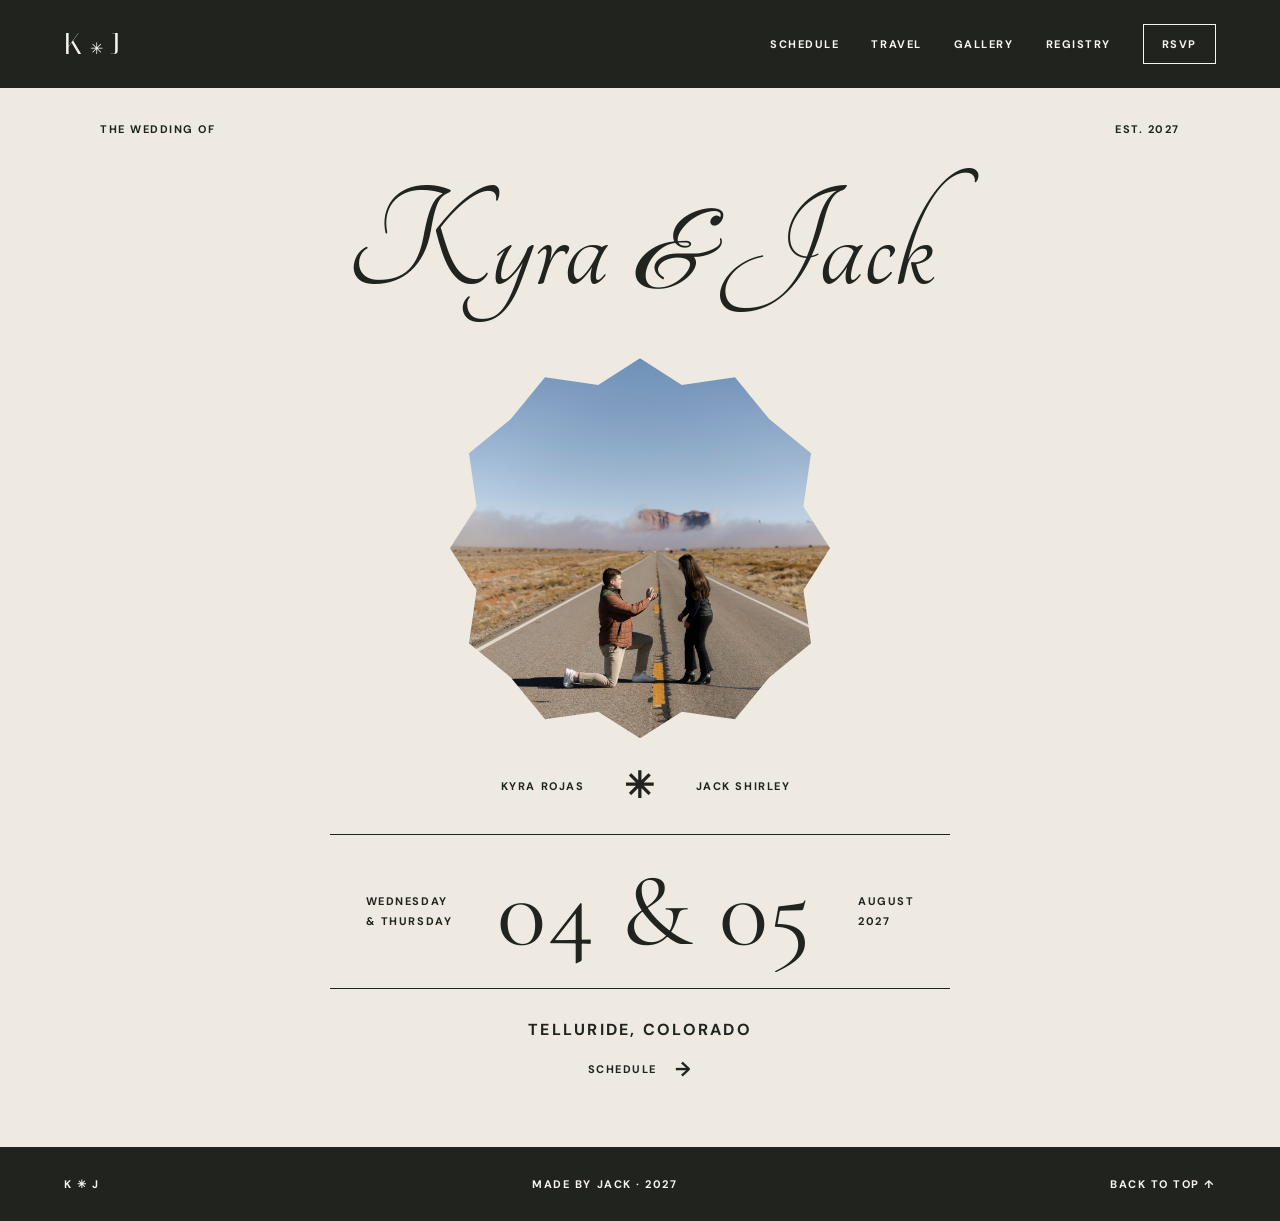
<file: index.html>
<!doctype html>
<html lang="en">
<head>
  <meta charset="utf-8">
  <meta name="viewport" content="width=device-width,initial-scale=1">
  <meta name="theme-color" content="#eeeae2">
  <meta name="description" content="Celebrate the wedding of Kyra Rojas and Jack Shirley in Telluride, Colorado on August 4 and 5, 2027.">
  <title>Kyra & Jack | August 4 and 5, 2027</title>
  <link rel="preconnect" href="https://fonts.googleapis.com">
  <link rel="preconnect" href="https://fonts.gstatic.com" crossorigin>
  <link href="https://fonts.googleapis.com/css2?family=DM+Sans:wght@400;500;600;700&family=Italiana&family=Great+Vibes&display=swap" rel="stylesheet">
  <link rel="stylesheet" href="styles.css">
  <script defer src="script.js"></script>
</head>
<body>
  <header class="site-header">
    <a href="index.html" class="monogram" aria-label="Home">K<span>✳︎</span>J</a>
    <button class="menu-toggle" aria-expanded="false" aria-controls="main-nav" aria-label="Toggle navigation">MENU <span>☰</span></button>
    <nav id="main-nav" aria-label="Main navigation">
      <a href="details.html">SCHEDULE</a><a href="travel.html">TRAVEL</a><a href="gallery.html">GALLERY</a><a href="registry.html">REGISTRY</a><a href="rsvp.html" class="nav-rsvp">RSVP</a>
    </nav>
  </header>
  <main>
    <section id="home" class="hero">
      <div class="eyebrow spread"><span>THE WEDDING OF</span><span>EST. 2027</span></div>
      <h1>Kyra <em>&</em>   Jack</h1>
      <div class="hero-photo flower-frame"><img src="assets/good4.jpg" alt="Kyra and Jack together" onerror="this.style.display='none';this.parentElement.classList.add('photo-missing')"><span class="placeholder">YOUR PHOTO HERE<br><small>Replace assets/engagement.jpg</small></span></div>
      <div class="names-line"><span>KYRA ROJAS</span><span class="star">✳︎</span><span>JACK SHIRLEY</span></div>
      <div class="date-feature"><span>WEDNESDAY<br>& THURSDAY</span><strong>04 & 05</strong><span>AUGUST<br>2027</span></div>
      <p class="details-place">TELLURIDE, COLORADO</p>
      <a href="details.html" class="scroll-cue">SCHEDULE <span>→</span></a>
    </section>
  </main>
  <footer><span>K ✳︎ J</span><span>MADE BY JACK · 2027</span><a href="#">BACK TO TOP ↑</a></footer>
</body>
</html>
</file>
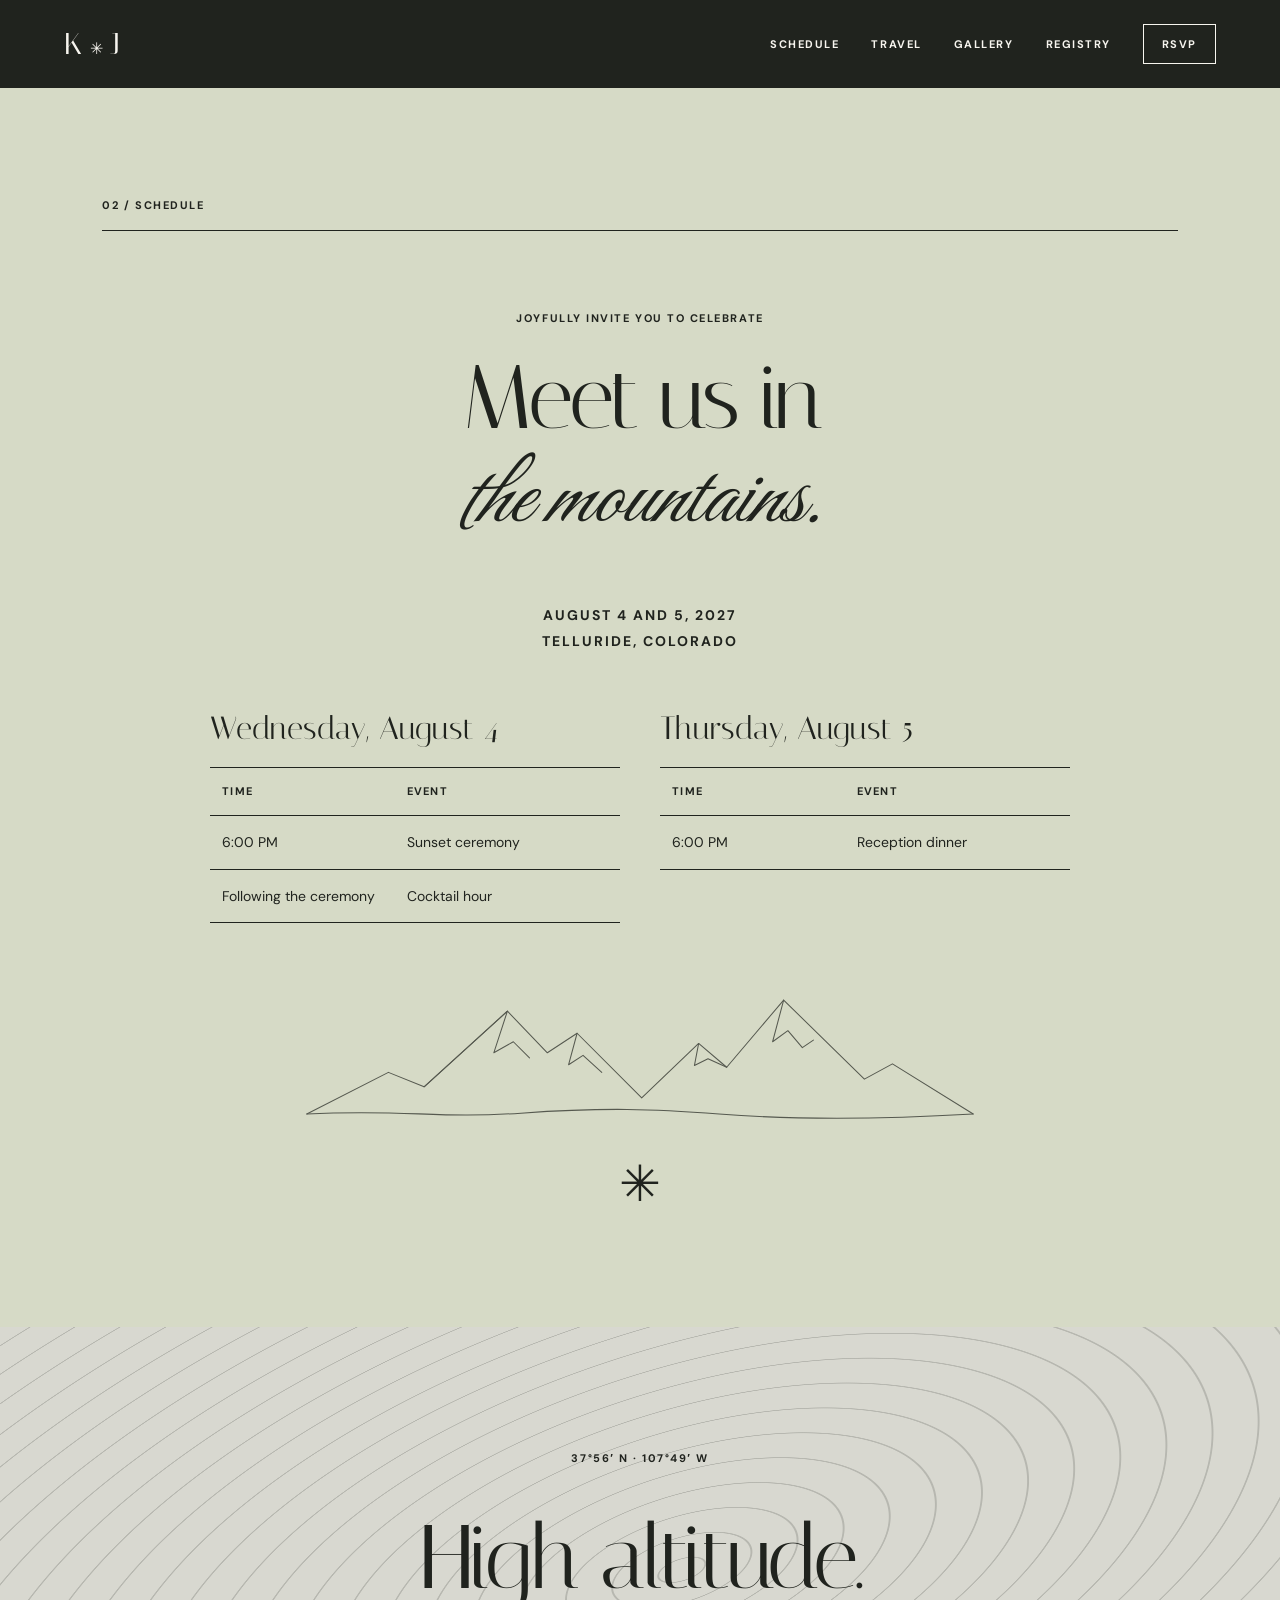
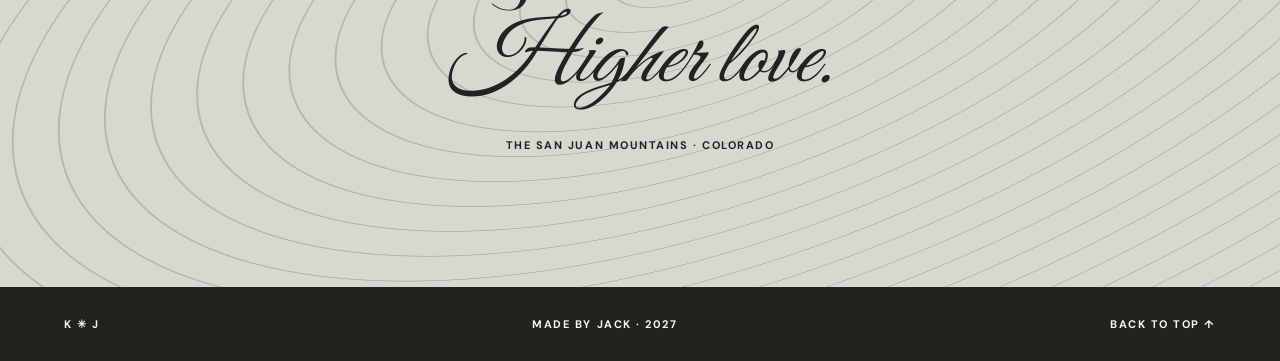
<file: details.html>
<!doctype html>
<html lang="en">
<head>
  <meta charset="utf-8">
  <meta name="viewport" content="width=device-width,initial-scale=1">
  <meta name="theme-color" content="#eeeae2">
  <meta name="description" content="Celebrate the wedding of Kyra Rojas and Jack Shirley in Telluride, Colorado on August 4 and 5, 2027.">
  <title>Kyra & Jack | August 4 and 5, 2027</title>
  <link rel="preconnect" href="https://fonts.googleapis.com">
  <link rel="preconnect" href="https://fonts.gstatic.com" crossorigin>
  <link href="https://fonts.googleapis.com/css2?family=DM+Sans:wght@400;500;600;700&family=Italiana&family=Great+Vibes&display=swap" rel="stylesheet">
  <link rel="stylesheet" href="styles.css">
  <script defer src="script.js"></script>
</head>
<body>
  <header class="site-header">
    <a href="index.html" class="monogram" aria-label="Home">K<span>✳︎</span>J</a>
    <button class="menu-toggle" aria-expanded="false" aria-controls="main-nav" aria-label="Toggle navigation">MENU <span>☰</span></button>
    <nav id="main-nav" aria-label="Main navigation">
      <a href="details.html">SCHEDULE</a><a href="travel.html">TRAVEL</a><a href="gallery.html">GALLERY</a><a href="registry.html">REGISTRY</a><a href="rsvp.html" class="nav-rsvp">RSVP</a>
    </nav>
  </header>
  <main>
    <section id="details" class="details section-pad">
      <div class="section-number">02 / SCHEDULE</div>
      <p class="overline centered">JOYFULLY INVITE YOU TO CELEBRATE</p>
      <h2 class="details-title">Meet us in<br><i>the mountains.</i></h2>
      <p class="hero-date">AUGUST 4 AND 5, 2027<br>TELLURIDE, COLORADO</p>
      <div class="schedule-grid">
        <section class="schedule-day" aria-labelledby="august-four">
          <h3 id="august-four">Wednesday, August 4</h3>
          <table><thead><tr><th scope="col">Time</th><th scope="col">Event</th></tr></thead><tbody>
            <tr><td>6:00 PM</td><td>Sunset ceremony</td></tr>
            <tr><td>Following the ceremony</td><td>Cocktail hour</td></tr>
          </tbody></table>
        </section>
        <section class="schedule-day" aria-labelledby="august-five">
          <h3 id="august-five">Thursday, August 5</h3>
          <table><thead><tr><th scope="col">Time</th><th scope="col">Event</th></tr></thead><tbody>
            <tr><td>6:00 PM</td><td>Reception dinner</td></tr>
          </tbody></table>
        </section>
      </div>
      <svg class="mountain-line-art" viewBox="0 0 800 180" fill="none" aria-hidden="true" focusable="false">
        <path d="M8 160 L104 111 L146 128 L244 39 L291 88 L326 65 L402 141 L469 77 L502 105 L569 26 L664 119 L697 101 L792 160" />
        <path d="M146 128 L244 39 L228 88 L251 75 L270 94 M326 65 L316 102 L333 91 L355 111 M469 77 L464 103 L480 95 L502 105 M569 26 L556 75 L574 62 L591 82 L604 73" />
        <path d="M8 160 C125 154 161 166 260 159 S416 154 493 160 S671 167 792 160" />
      </svg>
      <div class="divider-star">✳︎</div>
    </section>
    <section class="mountains section-pad" aria-label="Telluride inspired artwork">
      <div class="topo" aria-hidden="true"></div>
      <p class="overline">37°56′ N · 107°49′ W</p>
      <h2>High altitude.<br><i>Higher love.</i></h2>
      <p>THE SAN JUAN MOUNTAINS · COLORADO</p>
    </section>
  </main>
  <footer><span>K ✳︎ J</span><span>MADE BY JACK · 2027</span><a href="#">BACK TO TOP ↑</a></footer>
</body>
</html>
</file>
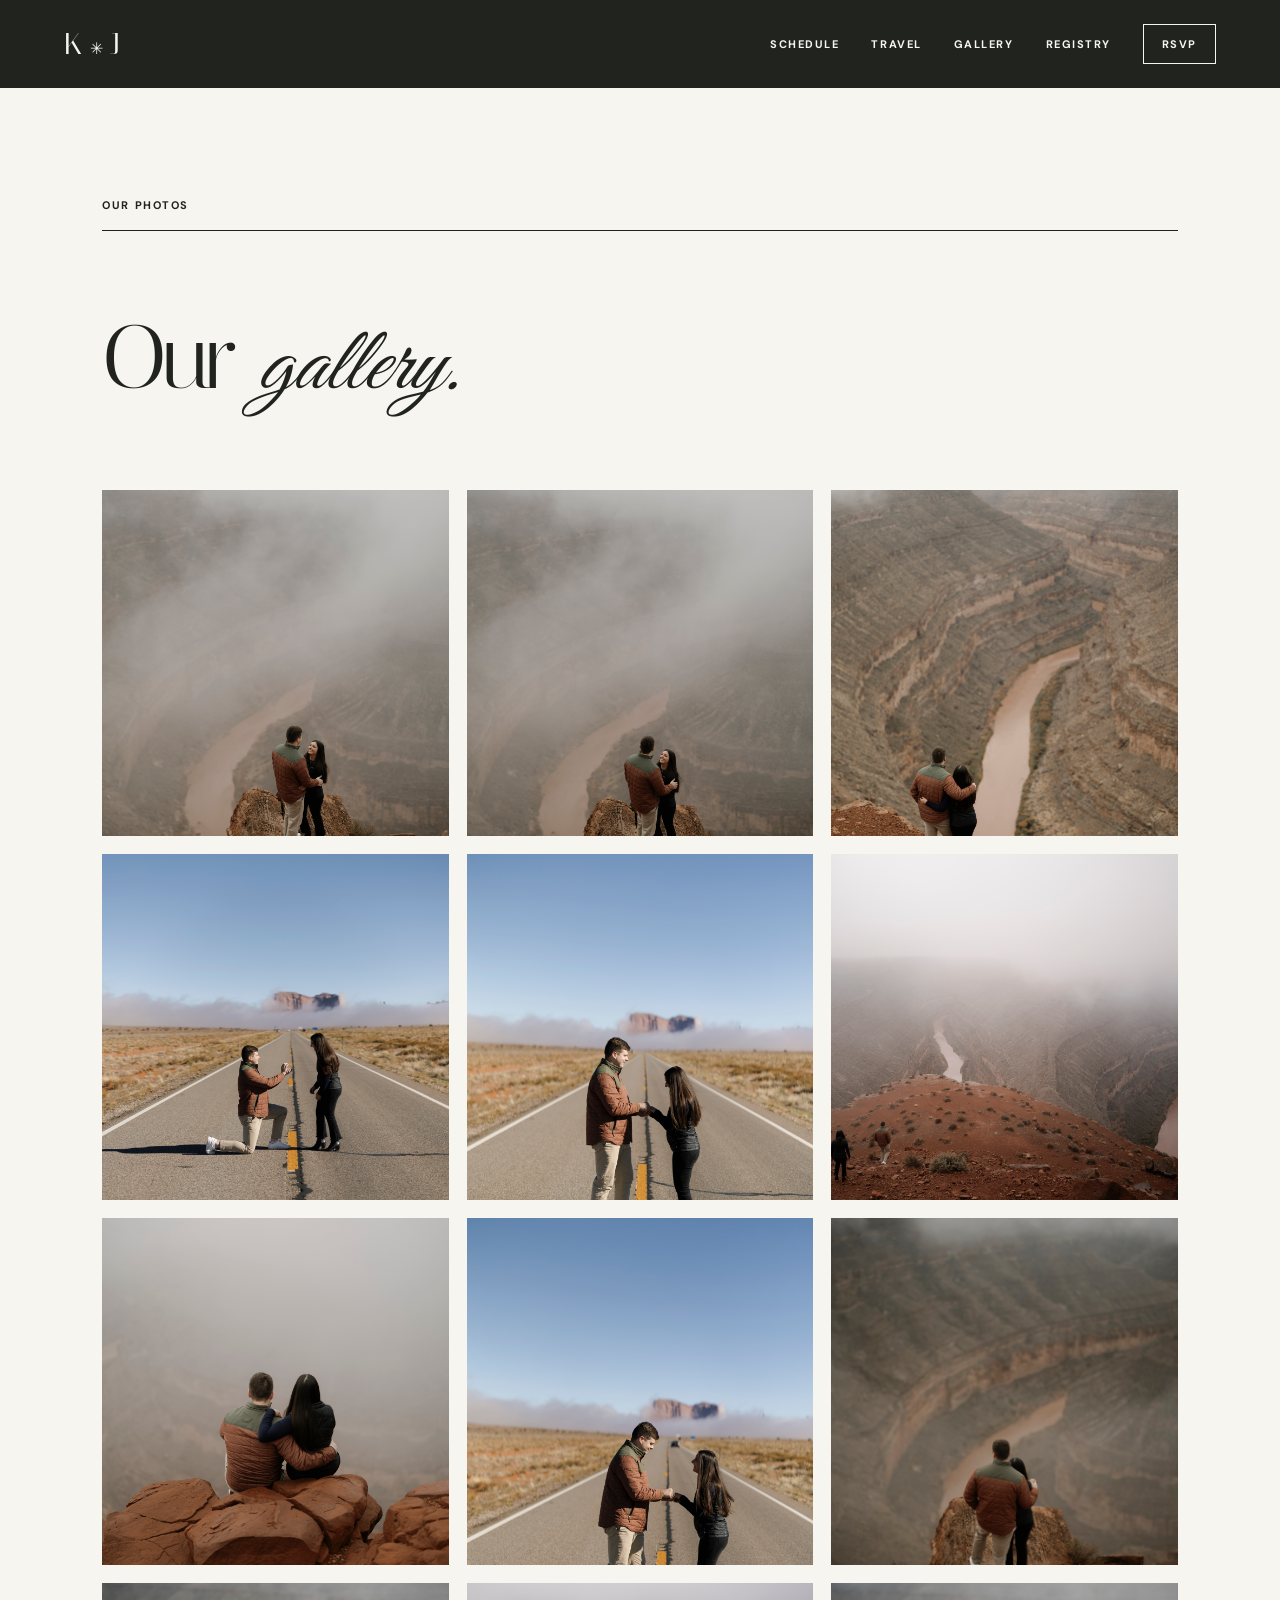
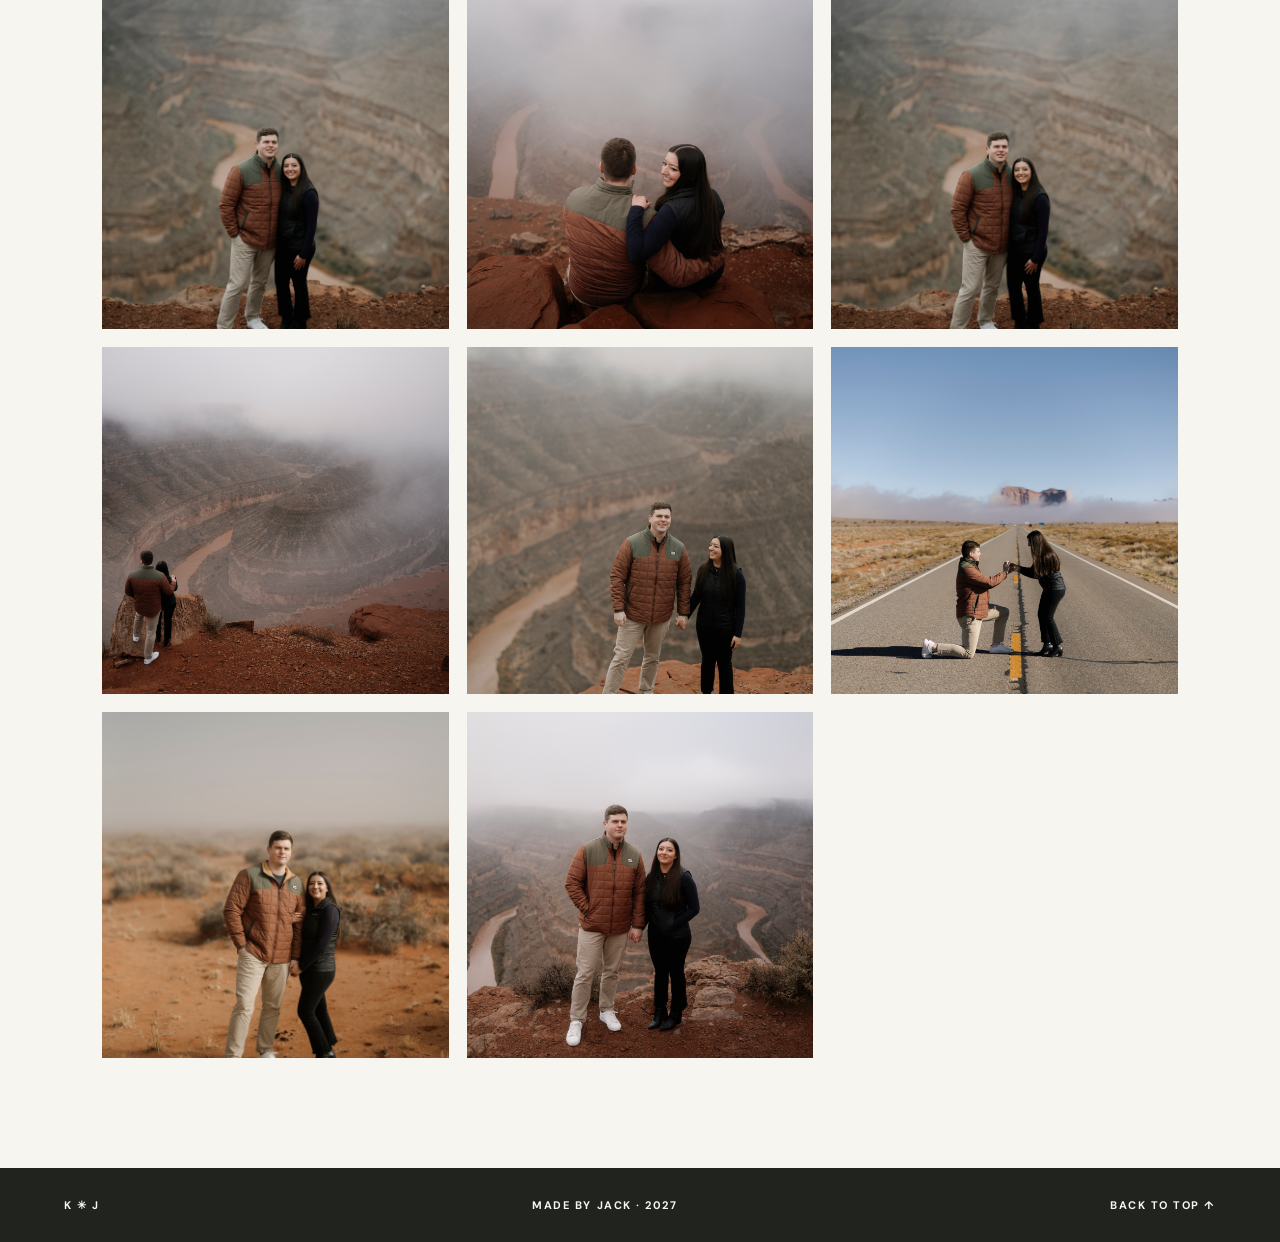
<file: gallery.html>
<!doctype html>
<html lang="en">
<head>
  <meta charset="utf-8">
  <meta name="viewport" content="width=device-width,initial-scale=1">
  <meta name="theme-color" content="#eeeae2">
  <meta name="description" content="Celebrate the wedding of Kyra Rojas and Jack Shirley in Telluride, Colorado on August 4 and 5, 2027.">
  <title>Kyra & Jack | August 4 and 5, 2027</title>
  <link rel="preconnect" href="https://fonts.googleapis.com">
  <link rel="preconnect" href="https://fonts.gstatic.com" crossorigin>
  <link href="https://fonts.googleapis.com/css2?family=DM+Sans:wght@400;500;600;700&family=Italiana&family=Great+Vibes&display=swap" rel="stylesheet">
  <link rel="stylesheet" href="styles.css">
  <script defer src="script.js"></script>
</head>
<body>
  <header class="site-header">
    <a href="index.html" class="monogram" aria-label="Home">K<span>✳︎</span>J</a>
    <button class="menu-toggle" aria-expanded="false" aria-controls="main-nav" aria-label="Toggle navigation">MENU <span>☰</span></button>
    <nav id="main-nav" aria-label="Main navigation">
      <a href="details.html">SCHEDULE</a><a href="travel.html">TRAVEL</a><a href="gallery.html">GALLERY</a><a href="registry.html">REGISTRY</a><a href="rsvp.html" class="nav-rsvp">RSVP</a>
    </nav>
  </header>
  <main>
    <section class="gallery section-pad">
      <div class="section-number">OUR PHOTOS</div>
      <h2>Our <i>gallery.</i></h2>
      <div class="gallery-grid">
        <img src="assets/good1.jpg" alt="Kyra and Jack photo 1" loading="lazy">
        <img src="assets/good2.jpg" alt="Kyra and Jack photo 2" loading="lazy">
        <img src="assets/good3.jpg" alt="Kyra and Jack photo 3" loading="lazy">
        <img src="assets/good4.jpg" alt="Kyra and Jack photo 4" loading="lazy">
        <img src="assets/good5.jpg" alt="Kyra and Jack photo 5" loading="lazy">
        <img src="assets/good6.jpg" alt="Kyra and Jack photo 6" loading="lazy">
        <img src="assets/good7.jpg" alt="Kyra and Jack photo 7" loading="lazy">
        <img src="assets/good8.jpg" alt="Kyra and Jack photo 8" loading="lazy">
        <img src="assets/good9.jpg" alt="Kyra and Jack photo 9" loading="lazy">
        <img src="assets/good10.jpg" alt="Kyra and Jack photo 10" loading="lazy">
        <img src="assets/good11.jpg" alt="Kyra and Jack photo 11" loading="lazy">
        <img src="assets/good12.jpg" alt="Kyra and Jack photo 12" loading="lazy">
        <img src="assets/good13.jpg" alt="Kyra and Jack photo 13" loading="lazy">
        <img src="assets/ok1.jpg" alt="Kyra and Jack photo 14" loading="lazy">
        <img src="assets/ok2.jpg" alt="Kyra and Jack photo 15" loading="lazy">
        <img src="assets/ok3.jpg" alt="Kyra and Jack photo 16" loading="lazy">
        <img src="assets/ok4.jpg" alt="Kyra and Jack photo 17" loading="lazy">
      </div>
    </section>
  </main>
  <footer><span>K ✳︎ J</span><span>MADE BY JACK · 2027</span><a href="#">BACK TO TOP ↑</a></footer>
</body>
</html>
</file>
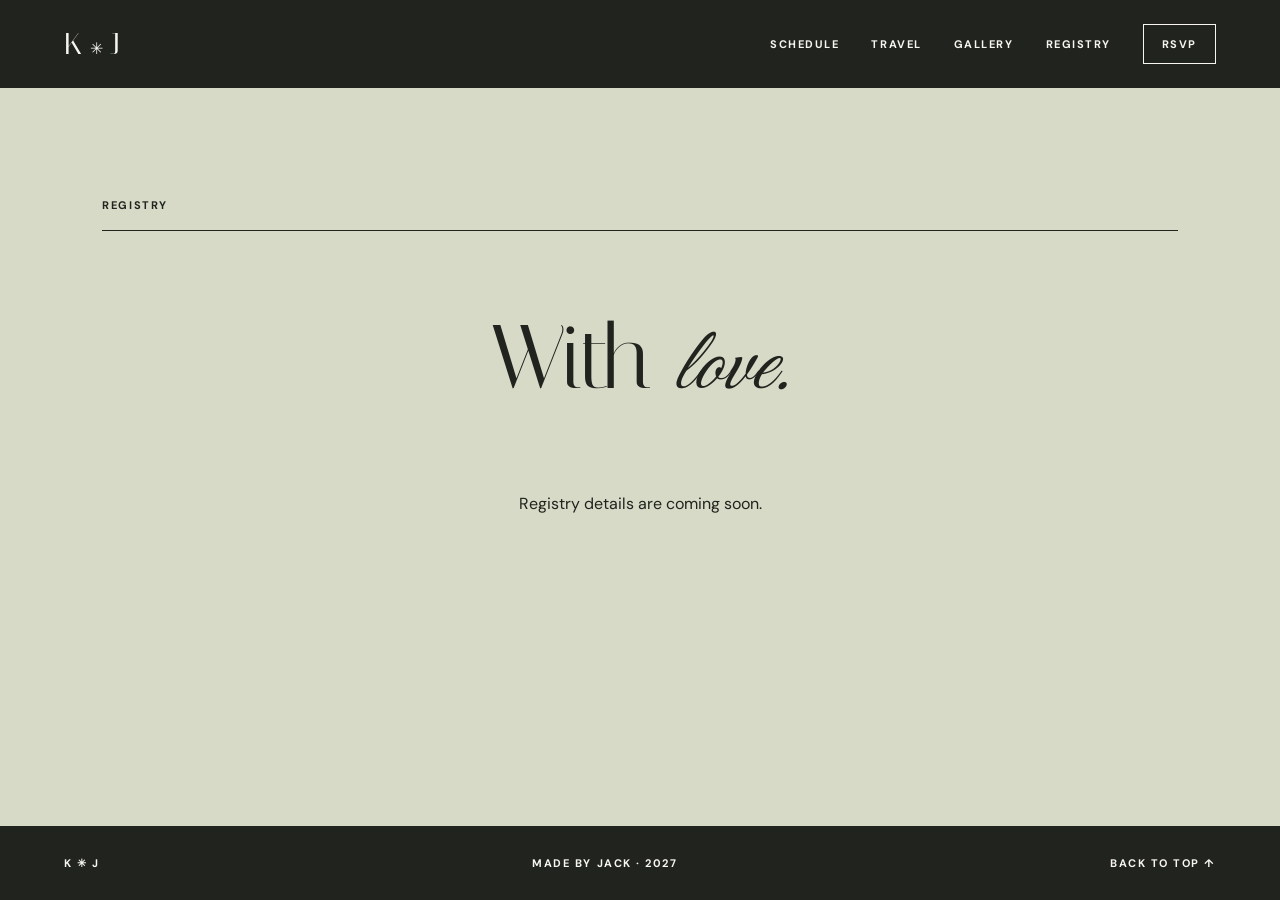
<file: registry.html>
<!doctype html>
<html lang="en">
<head>
  <meta charset="utf-8">
  <meta name="viewport" content="width=device-width,initial-scale=1">
  <meta name="theme-color" content="#eeeae2">
  <meta name="description" content="Celebrate the wedding of Kyra Rojas and Jack Shirley in Telluride, Colorado on August 4 and 5, 2027.">
  <title>Kyra & Jack | August 4 and 5, 2027</title>
  <link rel="preconnect" href="https://fonts.googleapis.com">
  <link rel="preconnect" href="https://fonts.gstatic.com" crossorigin>
  <link href="https://fonts.googleapis.com/css2?family=DM+Sans:wght@400;500;600;700&family=Italiana&family=Great+Vibes&display=swap" rel="stylesheet">
  <link rel="stylesheet" href="styles.css">
  <script defer src="script.js"></script>
</head>
<body>
  <header class="site-header">
    <a href="index.html" class="monogram" aria-label="Home">K<span>✳︎</span>J</a>
    <button class="menu-toggle" aria-expanded="false" aria-controls="main-nav" aria-label="Toggle navigation">MENU <span>☰</span></button>
    <nav id="main-nav" aria-label="Main navigation">
      <a href="details.html">SCHEDULE</a><a href="travel.html">TRAVEL</a><a href="gallery.html">GALLERY</a><a href="registry.html">REGISTRY</a><a href="rsvp.html" class="nav-rsvp">RSVP</a>
    </nav>
  </header>
  <main>
    <section class="registry section-pad">
      <div class="section-number">REGISTRY</div>
      <h2>With <i>love.</i></h2>
      <p>Registry details are coming soon.</p>
    </section>
  </main>
  <footer><span>K ✳︎ J</span><span>MADE BY JACK · 2027</span><a href="#">BACK TO TOP ↑</a></footer>
</body>
</html>
</file>
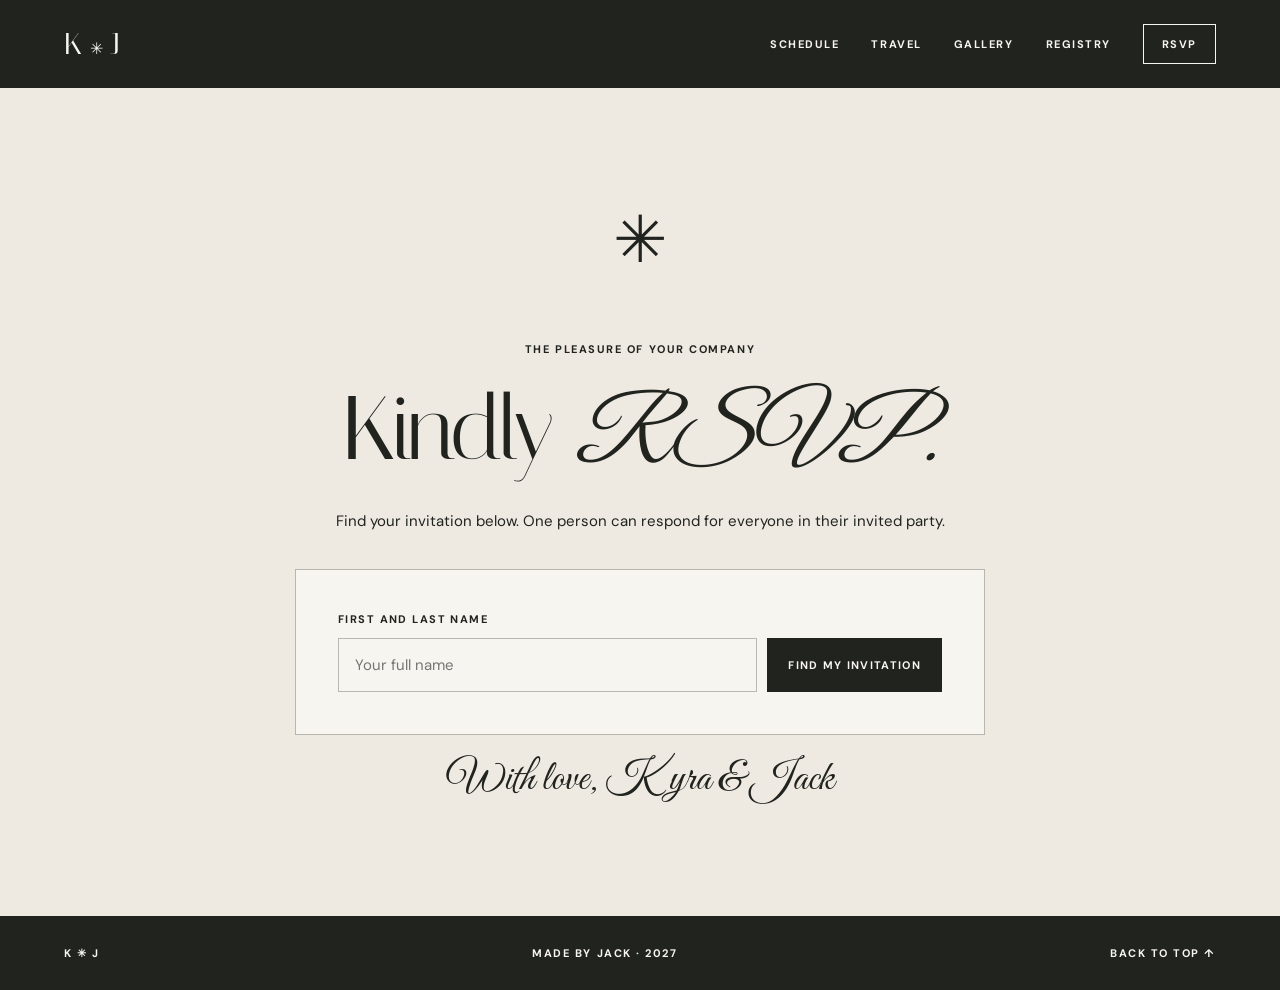
<file: rsvp.html>
<!doctype html>
<html lang="en">
<head>
  <meta charset="utf-8">
  <meta name="viewport" content="width=device-width,initial-scale=1">
  <meta name="theme-color" content="#eeeae2">
  <meta name="description" content="Celebrate the wedding of Kyra Rojas and Jack Shirley in Telluride, Colorado on August 4 and 5, 2027.">
  <title>Kyra & Jack | August 4 and 5, 2027</title>
  <link rel="preconnect" href="https://fonts.googleapis.com">
  <link rel="preconnect" href="https://fonts.gstatic.com" crossorigin>
  <link href="https://fonts.googleapis.com/css2?family=DM+Sans:wght@400;500;600;700&family=Italiana&family=Great+Vibes&display=swap" rel="stylesheet">
  <link rel="stylesheet" href="styles.css">
  <script defer src="script.js"></script>
</head>
<body>
  <header class="site-header">
    <a href="index.html" class="monogram" aria-label="Home">K<span>✳︎</span>J</a>
    <button class="menu-toggle" aria-expanded="false" aria-controls="main-nav" aria-label="Toggle navigation">MENU <span>☰</span></button>
    <nav id="main-nav" aria-label="Main navigation">
      <a href="details.html">SCHEDULE</a><a href="travel.html">TRAVEL</a><a href="gallery.html">GALLERY</a><a href="registry.html">REGISTRY</a><a href="rsvp.html" class="nav-rsvp">RSVP</a>
    </nav>
  </header>
  <main>
    <section id="rsvp" class="rsvp section-pad">
      <span class="big-star">✳︎</span>
      <p class="overline">THE PLEASURE OF YOUR COMPANY</p>
      <h2>Kindly <i>RSVP.</i></h2>
      <p>Find your invitation below. One person can respond for everyone in their invited party.</p>
      <div class="rsvp-panel">
        <form id="lookup-form" class="rsvp-form">
          <label for="guest-name">FIRST AND LAST NAME</label>
          <div class="rsvp-search-row"><input id="guest-name" name="name" type="text" autocomplete="name" placeholder="Your full name" maxlength="100" required><button type="submit">FIND MY INVITATION</button></div>
        </form>
        <div id="rsvp-message" class="rsvp-message" role="status" aria-live="polite"></div>
        <div id="party-panel" hidden>
          <p class="overline">YOUR INVITATION</p>
          <h3 id="party-title"></h3>
          <p id="party-description"></p>
          <form id="response-form" class="rsvp-form">
            <div id="guest-responses"></div>
            <button type="submit" class="rsvp-submit">SAVE OUR RSVP</button>
          </form>
          <button id="lookup-again" type="button" class="rsvp-link">Search another name</button>
        </div>
      </div>
      <p class="script">With love, Kyra & Jack</p>
    </section>
  </main>
  <footer><span>K ✳︎ J</span><span>MADE BY JACK · 2027</span><a href="#">BACK TO TOP ↑</a></footer>
</body>
</html>
</file>
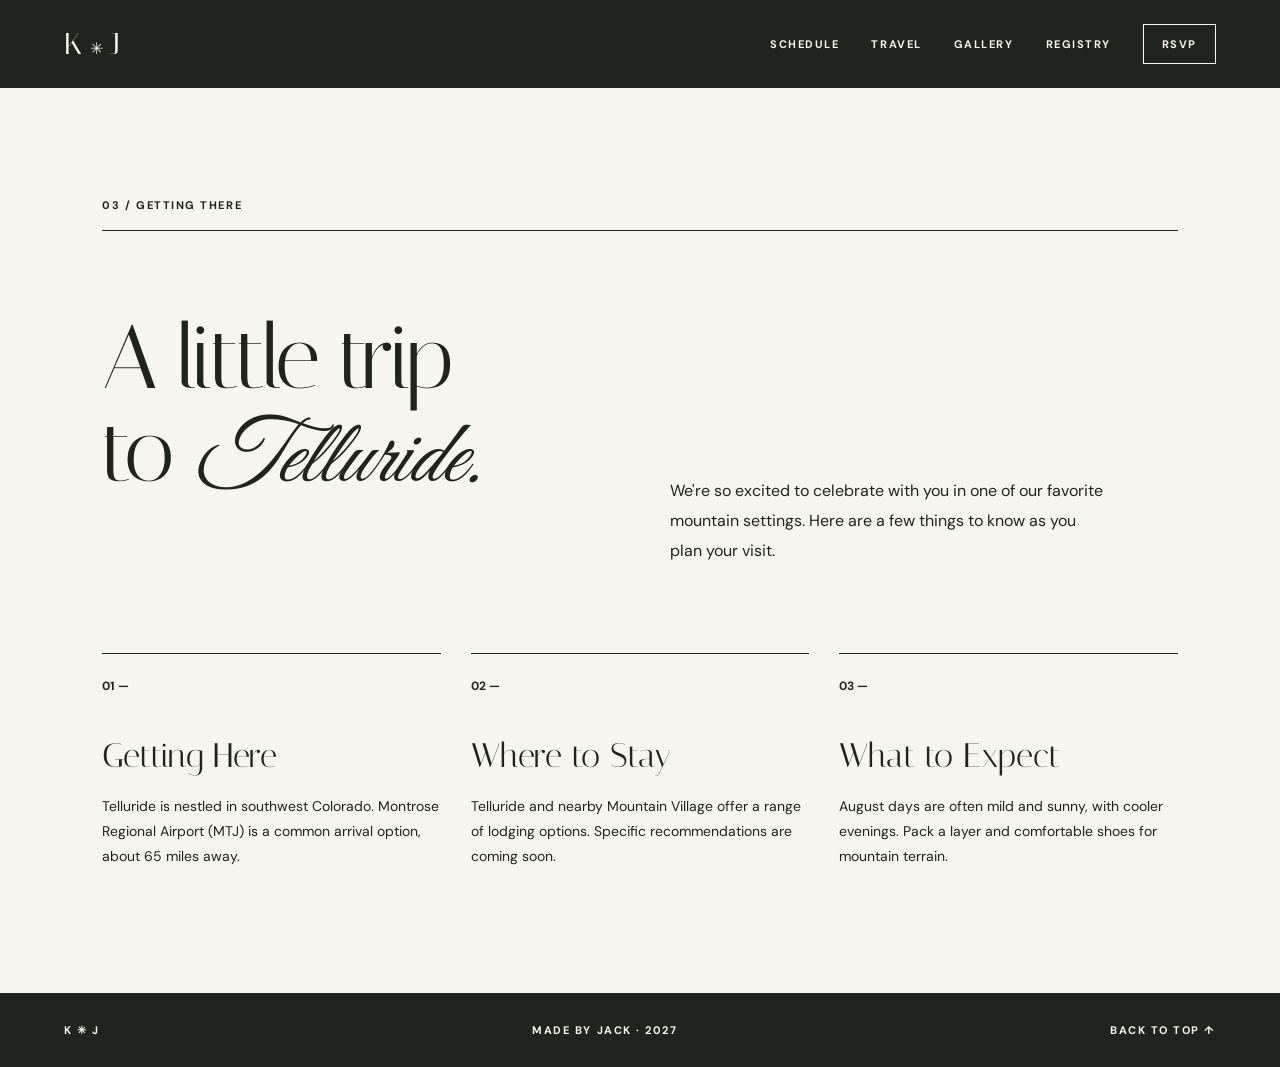
<file: travel.html>
<!doctype html>
<html lang="en">
<head>
  <meta charset="utf-8">
  <meta name="viewport" content="width=device-width,initial-scale=1">
  <meta name="theme-color" content="#eeeae2">
  <meta name="description" content="Celebrate the wedding of Kyra Rojas and Jack Shirley in Telluride, Colorado on August 4 and 5, 2027.">
  <title>Kyra & Jack | August 4 and 5, 2027</title>
  <link rel="preconnect" href="https://fonts.googleapis.com">
  <link rel="preconnect" href="https://fonts.gstatic.com" crossorigin>
  <link href="https://fonts.googleapis.com/css2?family=DM+Sans:wght@400;500;600;700&family=Italiana&family=Great+Vibes&display=swap" rel="stylesheet">
  <link rel="stylesheet" href="styles.css">
  <script defer src="script.js"></script>
</head>
<body>
  <header class="site-header">
    <a href="index.html" class="monogram" aria-label="Home">K<span>✳︎</span>J</a>
    <button class="menu-toggle" aria-expanded="false" aria-controls="main-nav" aria-label="Toggle navigation">MENU <span>☰</span></button>
    <nav id="main-nav" aria-label="Main navigation">
      <a href="details.html">SCHEDULE</a><a href="travel.html">TRAVEL</a><a href="gallery.html">GALLERY</a><a href="registry.html">REGISTRY</a><a href="rsvp.html" class="nav-rsvp">RSVP</a>
    </nav>
  </header>
  <main>
    <section id="travel" class="travel section-pad">
      <div class="section-number">03 / GETTING THERE</div>
      <div class="travel-heading"><h2>A little trip<br>to <i>Telluride.</i></h2><p>We're so excited to celebrate with you in one of our favorite mountain settings. Here are a few things to know as you plan your visit.</p></div>
      <div class="info-grid">
        <article><span>01 —</span><h3>Getting Here</h3><p>Telluride is nestled in southwest Colorado. Montrose Regional Airport (MTJ) is a common arrival option, about 65 miles away.</p></article>
        <article><span>02 —</span><h3>Where to Stay</h3><p>Telluride and nearby Mountain Village offer a range of lodging options. Specific recommendations are coming soon.</p></article>
        <article><span>03 —</span><h3>What to Expect</h3><p>August days are often mild and sunny, with cooler evenings. Pack a layer and comfortable shoes for mountain terrain.</p></article>
      </div>
    </section>
  </main>
  <footer><span>K ✳︎ J</span><span>MADE BY JACK · 2027</span><a href="#">BACK TO TOP ↑</a></footer>
</body>
</html>
</file>
<file: styles.css>
@import url('https://fonts.googleapis.com/css2?family=Cormorant+Garamond:wght@400&display=swap');
@import url('https://fonts.googleapis.com/css2?family=Tangerine&display=swap');
@import url('https://fonts.googleapis.com/css2?family=DM+Sans:wght@400;500;600;700&family=Italiana&family=Great+Vibes&display=swap');
:root{--cream:#eeeae2;--paper:#f7f5ef;--ink:#20231e;--sage:#d6dac6;--rose:#dfcec5;--line:#b9b8af}*{box-sizing:border-box}html{scroll-behavior:smooth}body{margin:0;background:var(--cream);color:var(--ink);font-family:'DM Sans',sans-serif}a{color:inherit;text-decoration:none}button{font:inherit}h1,h2,h3,p{margin-top:0}h2{font-family:Italiana,serif;font-size:clamp(3.5rem,7vw,7.5rem);font-weight:400;line-height:1.04;letter-spacing:-.045em}h2 i{font-family:'Great Vibes',cursive;font-weight:400;letter-spacing:0}.site-header{height:88px;display:flex;justify-content:space-between;align-items:center;padding:0 clamp(24px,5vw,88px);border-bottom:1px solid var(--line);background:var(--cream);position:relative;z-index:20}.monogram{font-family:Italiana,serif;font-size:30px}.monogram span{font:16px 'DM Sans';padding:0 8px}.site-header nav{display:flex;gap:32px;align-items:center}.site-header nav a,.eyebrow,.overline,.section-number,.scroll-cue,.names-line,.hero-date,.details-place,.date-feature,.rsvp-notice,footer{font-size:11px;font-weight:700;letter-spacing:.14em}.nav-rsvp{border:1px solid var(--ink);padding:12px 18px}.menu-toggle{display:none}.hero{min-height:calc(100svh - 88px);padding:34px 24px 65px;text-align:center;position:relative}.spread{max-width:1080px;display:flex;justify-content:space-between;margin:auto}.hero h1{font-family:'Tangerine',cursive;font-size:clamp(5.5rem,12vw,13rem);font-weight:400;letter-spacing:-.065em;margin:20px 0 -38px;line-height:1.05}.hero h1 em{font-family:'Great Vibes',cursive;font-size:.7em;font-weight:400}.hero-script,.script{font-family:'Great Vibes',cursive;font-size:clamp(2.4rem,4vw,4rem);line-height:1.2}.hero-script{position:relative;z-index:2;margin:0 0 14px}.hero-photo{width:min(380px,75vw);aspect-ratio:1;margin:auto;background:#c9c4b8;overflow:hidden;position:relative}.flower-frame{clip-path:polygon(50% 0%,61% 7%,75% 5%,84% 16%,95% 25%,93% 39%,100% 50%,93% 61%,95% 75%,84% 84%,75% 95%,61% 93%,50% 100%,39% 93%,25% 95%,16% 84%,5% 75%,7% 61%,0% 50%,7% 39%,5% 25%,16% 16%,25% 5%,39% 7%);border-radius:32%}.hero-photo img{width:100%;height:100%;object-fit:cover;display:block}.placeholder{display:none;position:absolute;inset:0;place-content:center;font-size:12px;font-weight:700;letter-spacing:.15em}.placeholder small{display:block;font-weight:400;letter-spacing:0;margin-top:10px}.photo-missing .placeholder{display:grid}.names-line{display:flex;align-items:center;justify-content:center;gap:40px;margin:30px 0}.star{font-size:36px;line-height:1}.hero-date{font-size:14px;line-height:1.8}.subscript{font-size:36px;margin:20px 0 36px}.scroll-cue{display:inline-flex;gap:18px;align-items:center}.scroll-cue span{font-size:20px}.section-pad{padding:110px clamp(24px,8vw,130px)}.section-number{padding-bottom:18px;border-bottom:1px solid currentColor;margin-bottom:80px}.story{background:var(--paper)}.story-grid{display:grid;grid-template-columns:1.2fr 1fr;gap:10%;align-items:center}.overline{margin-bottom:26px}.body-copy{max-width:500px;line-height:1.9;font-size:16px}.muted{opacity:.55}.story-art{height:450px;display:grid;place-items:center;position:relative}.outline-flower{height:330px;width:330px;border:2px solid var(--ink);border-radius:43% 57% 40% 60% / 53% 41% 59% 47%;display:grid;place-items:center;text-align:center;transform:rotate(-15deg)}.outline-flower span{transform:rotate(15deg);font-size:12px;font-weight:700;letter-spacing:.16em;line-height:2}.little-star{position:absolute;right:10%;bottom:5%;font-size:65px}.details{background:var(--sage);text-align:center}.details .section-number{text-align:left}.centered{text-align:center}.details-title{margin-bottom:55px}.date-feature{display:flex;align-items:center;justify-content:center;gap:45px;border-top:1px solid var(--ink);border-bottom:1px solid var(--ink);max-width:620px;margin:0 auto 30px;padding:25px 0}.date-feature strong{font-family:Italiana,serif;font-size:110px;font-weight:400;line-height:1}.date-feature span{text-align:left;line-height:1.8}.details-place{font-size:16px}.details-note{font-size:14px;margin:28px 0 60px}.divider-star{font-size:50px}.mountains{background:#d8d8d0;min-height:560px;display:flex;flex-direction:column;align-items:center;justify-content:center;text-align:center;position:relative;overflow:hidden;isolation:isolate}.mountains>*:not(.topo){position:relative;z-index:1}.mountains h2{margin:20px 0 30px}.mountains>p:last-child{font-size:11px;font-weight:700;letter-spacing:.14em}.topo{position:absolute;inset:-50%;opacity:.18;background:repeating-radial-gradient(ellipse at 52% 48%,transparent 0 23px,#20231e 24px 25px,transparent 26px 48px);transform:rotate(-18deg);z-index:0}.travel{background:var(--paper)}.travel-heading{display:grid;grid-template-columns:1fr 1fr;gap:60px;align-items:end}.travel-heading p{max-width:440px;line-height:1.9}.info-grid{display:grid;grid-template-columns:repeat(3,1fr);gap:30px;margin-top:70px}.info-grid article{border-top:1px solid var(--ink);padding-top:20px}.info-grid article>span{font-size:12px;font-weight:700}.info-grid h3{font-family:Italiana,serif;font-size:34px;font-weight:400;margin:40px 0 18px}.info-grid p{line-height:1.8;font-size:14px}.faq{background:var(--rose)}.faq h2{margin-bottom:60px}.faq-list{max-width:850px;margin:auto}.faq details{border-top:1px solid var(--ink);padding:25px 0}.faq details:last-child{border-bottom:1px solid var(--ink)}.faq summary{cursor:pointer;list-style:none;font-weight:600;display:flex;justify-content:space-between;gap:20px}.faq summary::-webkit-details-marker{display:none}.faq details[open] summary span{transform:rotate(45deg)}.faq details p{line-height:1.8;max-width:600px;margin:20px 0 0}.rsvp{text-align:center;background:var(--cream)}.big-star{font-size:65px;display:block;margin-bottom:60px}.rsvp h2{margin-bottom:25px}.rsvp>p:not(.script):not(.overline){font-size:15px}.rsvp-notice{display:inline-block;border:1px solid var(--ink);padding:20px 25px;margin:40px 0}.rsvp .script{font-size:42px;margin:20px 0 0}footer{display:flex;justify-content:space-between;gap:20px;padding:30px clamp(24px,5vw,88px);background:var(--ink);color:var(--paper)}@media(max-width:750px){.site-header{height:72px}.menu-toggle{display:block;border:0;background:none;font-size:11px;font-weight:700;letter-spacing:.12em}.menu-toggle span{font-size:16px;margin-left:8px}.site-header nav{display:none;position:absolute;top:72px;left:0;right:0;background:var(--cream);padding:28px;flex-direction:column;align-items:stretch;border-bottom:1px solid var(--line);gap:22px}.site-header nav.open{display:flex}.nav-rsvp{text-align:center}.hero{padding:28px 18px 55px}.hero h1{font-size:clamp(4.8rem,16vw,8rem);margin:38px 0 -12px}.hero-script{font-size:2.8rem}.hero-photo{width:min(350px,80vw)}.names-line{gap:15px;font-size:10px}.star{font-size:27px}.section-pad{padding:75px 25px}.section-number{margin-bottom:55px}.story-grid,.travel-heading{grid-template-columns:1fr;gap:20px}.story-art{height:340px}.outline-flower{width:265px;height:265px}.details-title{margin-bottom:35px}.date-feature{gap:25px}.date-feature strong{font-size:86px}.info-grid{grid-template-columns:1fr;gap:20px;margin-top:35px}.info-grid h3{margin:18px 0}.mountains{min-height:450px}footer{font-size:9px;flex-wrap:wrap}}@media(prefers-reduced-motion:reduce){html{scroll-behavior:auto}}
/* RSVP: follows the site's existing cream, sage, and editorial typography */
.rsvp-panel{width:min(100%,690px);margin:38px auto 20px;text-align:left;border:1px solid var(--line);padding:clamp(22px,4vw,42px);background:var(--paper)}
.rsvp-form label{display:block;font-size:11px;font-weight:700;letter-spacing:.13em;margin:0 0 12px}
.rsvp-search-row{display:flex;gap:10px}.rsvp-form input[type=text]{width:100%;min-width:0;background:transparent;border:1px solid var(--line);padding:16px;font:inherit;font-size:15px;color:var(--ink)}
.rsvp-form button[type=submit]{border:1px solid var(--ink);background:var(--ink);color:var(--paper);padding:15px 20px;font-size:11px;font-weight:700;letter-spacing:.12em;cursor:pointer;white-space:nowrap}
.rsvp-form button:disabled{opacity:.55;cursor:wait}.rsvp-message{font-size:14px;line-height:1.7;margin-top:12px}.rsvp-message:empty{display:none}.rsvp-message.error{color:#8c3028}.rsvp-message.success{color:#315e3a}
#party-panel{margin-top:32px;border-top:1px solid var(--line);padding-top:30px}#party-panel[hidden]{display:none}#party-title{font:normal 34px Italiana,serif;margin:0 0 12px}#party-description{font-size:14px;line-height:1.7;margin-bottom:24px}
.guest-rsvp{border-top:1px solid var(--line);padding:22px 0}.guest-rsvp h4{font:normal 26px Italiana,serif;margin:0 0 16px}.event-choice{margin:14px 0}.event-choice fieldset{border:0;margin:0;padding:0}.event-choice legend{font-size:13px;font-weight:600;margin-bottom:9px}.event-choice .options{display:flex;flex-wrap:wrap;gap:18px}.event-choice label{font-size:13px;letter-spacing:0;font-weight:400;display:inline-flex;align-items:center;gap:7px;margin:0;cursor:pointer}.event-choice input{accent-color:#53614b}.rsvp-submit{margin-top:20px;width:100%}.rsvp-link{display:block;margin:20px auto 0;background:none;border:0;text-decoration:underline;cursor:pointer;font:inherit;font-size:13px}
@media(max-width:600px){.rsvp-search-row{flex-direction:column}.rsvp-search-row button{width:100%}.rsvp-panel{padding:22px}.event-choice .options{gap:12px}}

/* Keep the footer at the bottom of short pages and match the navigation to it. */
body{min-height:100vh;min-height:100svh;display:flex;flex-direction:column}
main{flex:1;display:flex;flex-direction:column}
main > section:only-child{flex:1}
.site-header{background:var(--ink);color:var(--paper);border-bottom-color:var(--ink)}
.site-header .nav-rsvp{border-color:var(--paper)}
.menu-toggle{color:inherit}
@media(max-width:750px){.site-header nav{background:var(--ink);border-bottom-color:var(--ink)}}

/* Give the calligraphic heading room for its flourishes. */
.hero h1{letter-spacing:0;margin-bottom:18px;line-height:1.2}
@media(max-width:750px){.hero h1{margin-bottom:18px;line-height:1.2}}



/* Keep the two dates together and balanced on smaller screens. */
.date-feature strong{white-space:nowrap;font-size:clamp(3rem,8vw,6.875rem)}
@media(max-width:600px){.date-feature{gap:12px}.date-feature span{font-size:9px;letter-spacing:.08em}.date-feature strong{font-size:clamp(2.3rem,10vw,4rem)}}
.date-feature strong{font-family:'Cormorant Garamond',serif}

.names-line{display:grid;grid-template-columns:1fr auto 1fr;align-items:center;gap:40px}.names-line span:first-child{text-align:right}.names-line span:last-child{text-align:left}@media(max-width:750px){.names-line{gap:15px}}

.mountain-line-art{display:block;width:min(100%,680px);height:auto;margin:10px auto 20px;stroke:var(--ink);stroke-width:1.2;stroke-linecap:round;stroke-linejoin:round;opacity:.7}

.schedule-grid{display:grid;grid-template-columns:repeat(2,minmax(0,1fr));gap:40px;max-width:860px;margin:55px auto;text-align:left}
.schedule-day h3{font:normal 32px Italiana,serif;margin:0 0 20px}
.schedule-day table{width:100%;border-collapse:collapse;font-size:14px;line-height:1.6}
.schedule-day th,.schedule-day td{padding:15px 12px;border-bottom:1px solid var(--ink);text-align:left;vertical-align:top}
.schedule-day th{border-top:1px solid var(--ink);font-size:11px;letter-spacing:.12em;text-transform:uppercase}
.schedule-day th:first-child,.schedule-day td:first-child{width:45%}
@media(max-width:600px){.schedule-grid{grid-template-columns:1fr;gap:35px;margin:40px auto}}

.gallery{background:var(--paper)}
.gallery-grid{display:grid;grid-template-columns:repeat(3,minmax(0,1fr));gap:18px}
.gallery-grid img{display:block;width:100%;aspect-ratio:1;object-fit:cover}
.registry{background:var(--sage);text-align:center}
.registry .section-number{text-align:left}
.registry p{line-height:1.8}
@media(max-width:750px){.gallery-grid{grid-template-columns:repeat(2,minmax(0,1fr));gap:10px}}
</file>
